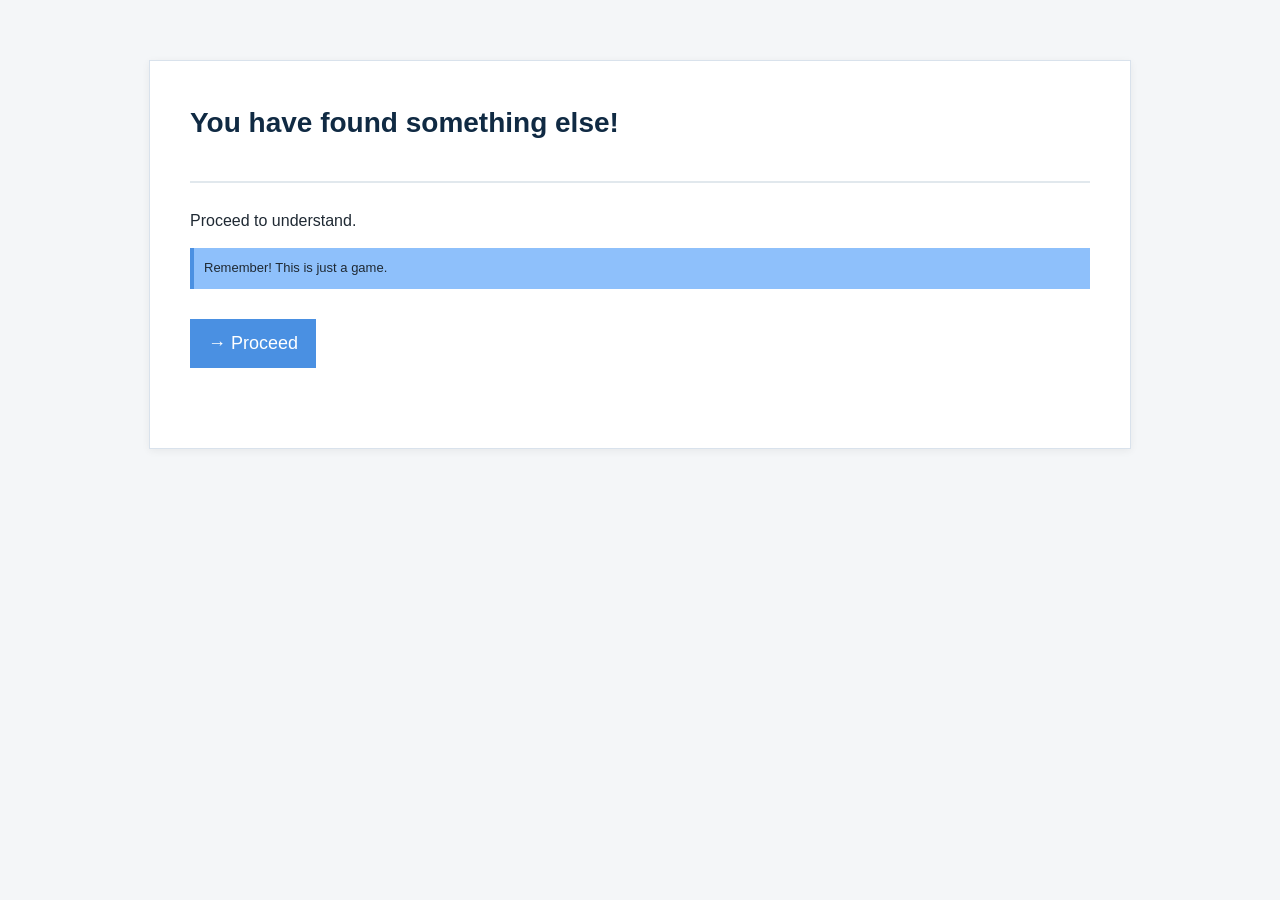
<file: index.html>
<!DOCTYPE html>
<html lang="en">
<head>
    <meta charset="UTF-8">
    <meta name="viewport" content="width=device-width, initial-scale=1.0">
    <title>Something Else...</title>
    <link rel="stylesheet" href="style.css">
</head>
<body>

<div class="container">

    <div class="header">
        <h1>You have found something else!</h1>
    </div>

    <div class="section">

        <p>
            Proceed to understand. 
        </p>

        <div class="warning">
            Remember! This is just a game.
        </div>

        <a class="button button-primary arrow-link" href="prelab.html">
            → Proceed
        </a>

    </div>

</div>

</body>
</html>
</file>
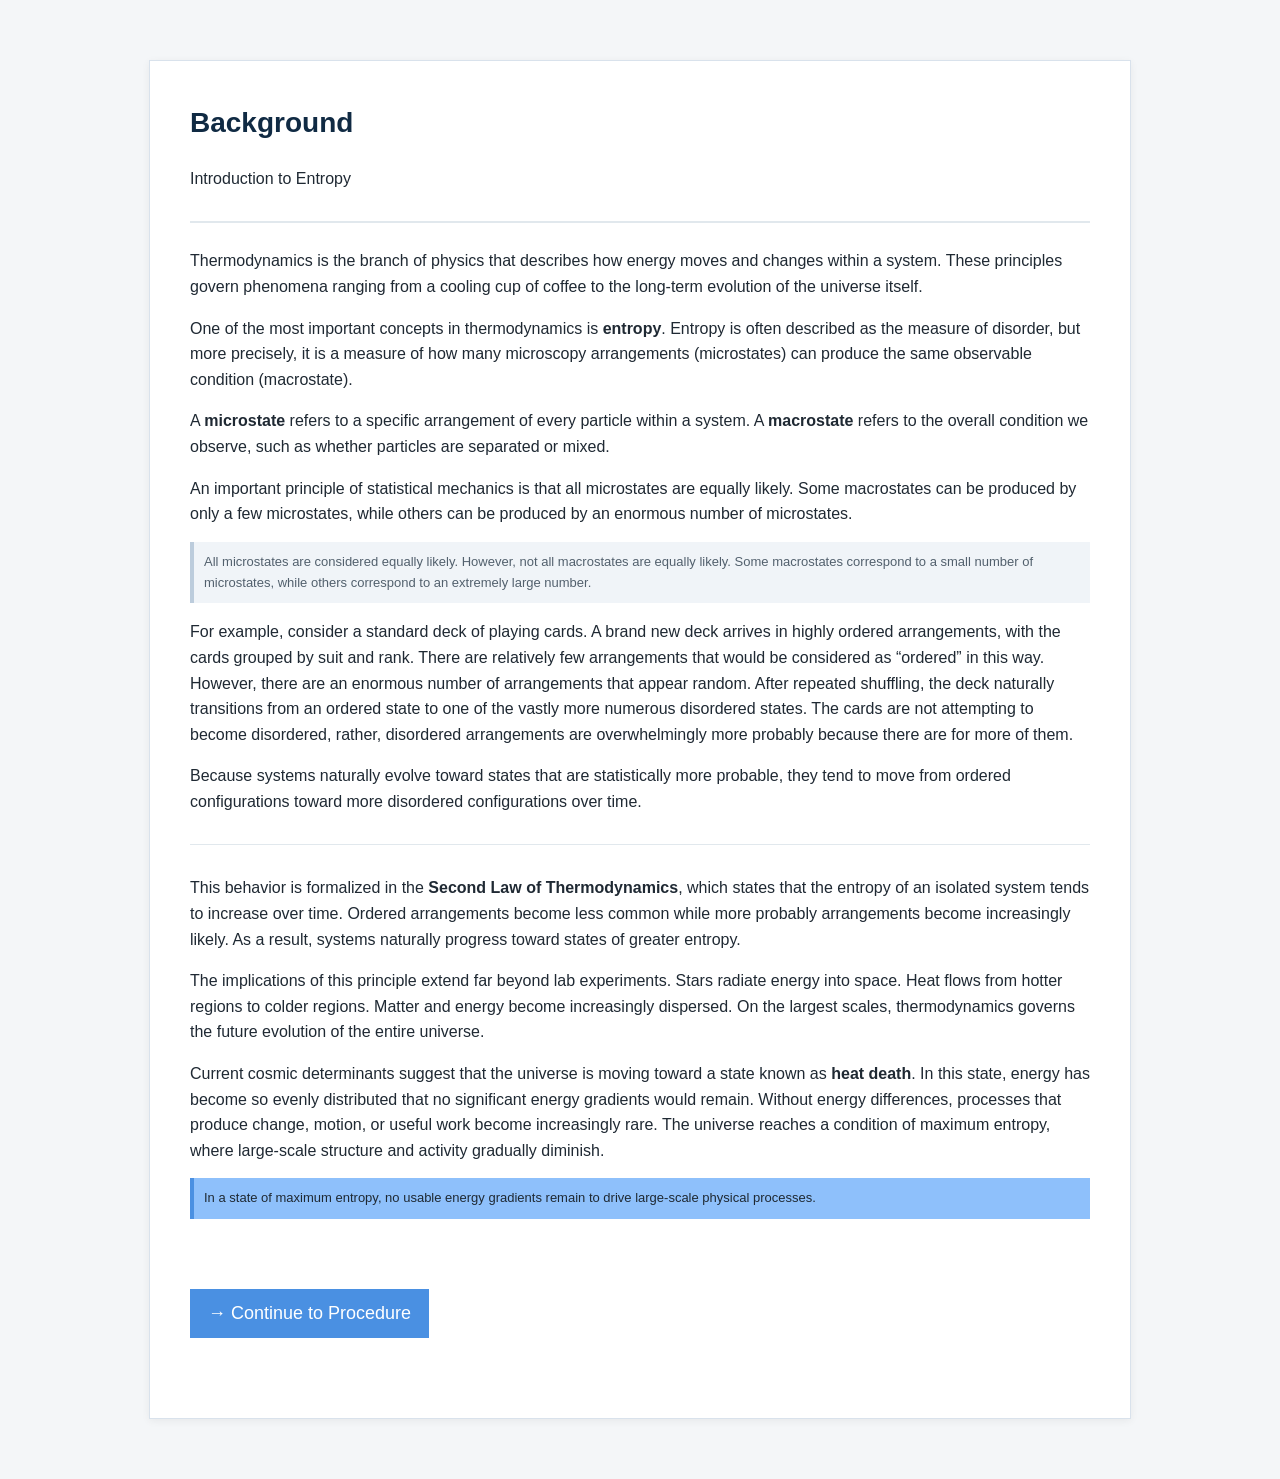
<file: background.html>
<!DOCTYPE html>
<html lang="en">
<head>
    <meta charset="UTF-8">
    <meta name="viewport" content="width=device-width, initial-scale=1.0">
    <title>Entropy Lab - Background</title>
    <link rel="stylesheet" href="style.css">
</head>
<body>

<div class="container">

    <div class="header">
        <h1>Background</h1>
        <p>Introduction to Entropy</p>
    </div>

    <div class="section">

        <p>
            Thermodynamics is the branch of physics that describes how energy moves and changes within a system. 
            These principles govern phenomena ranging from a cooling cup of coffee to the long-term evolution of the universe itself. 
        </p>

        <p>
            One of the most important concepts in thermodynamics is <strong>entropy</strong>.
           Entropy is often described as the measure of disorder, but more precisely, it is a measure of how many microscopy arrangements (microstates) can produce the same observable condition (macrostate). 
   </p>

        <p>
            A <strong>microstate</strong> refers to a specific arrangement of every particle within a system.
            A <strong>macrostate</strong> refers to the overall condition we observe, such as whether particles are separated or mixed. 
        </p>
        <p>
         An important principle of statistical mechanics is that all microstates are equally likely. 
            Some macrostates can be produced by only a few microstates, while others can be produced by an enormous number of microstates. 
 </p>

        <div class="note">
            All microstates are considered equally likely. However, not all macrostates are equally likely.
            Some macrostates correspond to a small number of microstates, while others correspond to an extremely large number.
        </div>

        <p>
            For example, consider a standard deck of playing cards. A brand new deck arrives in highly ordered arrangements, with the cards grouped by suit and rank. 
            There are relatively few arrangements that would be considered as “ordered” in this way. However, there are an enormous number of arrangements that appear random. 
            After repeated shuffling, the deck naturally transitions from an ordered state to one of the vastly more numerous disordered states. 
            The cards are not attempting to become disordered, rather, disordered arrangements are overwhelmingly more probably because there are for more of them.        
        </p>

        <p>
            Because systems naturally evolve toward states that are statistically more probable,
            they tend to move from ordered configurations toward more disordered configurations over time.
        </p>

        <div class="section-divider"></div>

        <p>
            This behavior is formalized in the <strong>Second Law of Thermodynamics</strong>, which states that the entropy of an isolated system tends to increase over time. 
            Ordered arrangements become less common while more probably arrangements become increasingly likely. 
            As a result, systems naturally progress toward states of greater entropy. 


        <p>
            The implications of this principle extend far beyond lab experiments. 
            Stars radiate energy into space. Heat flows from hotter regions to colder regions. 
            Matter and energy become increasingly dispersed. 
            On the largest scales, thermodynamics governs the future evolution of the entire universe. 
   </p>

        <p>
            Current cosmic determinants suggest that the universe is moving toward a state known as <strong>heat death</strong>. 
            In this state, energy has become so evenly distributed that no significant energy gradients would remain. 
            Without energy differences, processes that produce change, motion, or useful work become increasingly rare. 
            The universe reaches a condition of maximum entropy, where large-scale structure and activity gradually diminish. 

        </p>

        <div class="warning">
            In a state of maximum entropy, no usable energy gradients remain to drive large-scale physical processes.
        </div>

    </div>

    <div class="section">

        <a class="button button-primary arrow-link" href="procedure.html">
            → Continue to Procedure
        </a>

    </div>

</div>

</body>
</html>
</file>
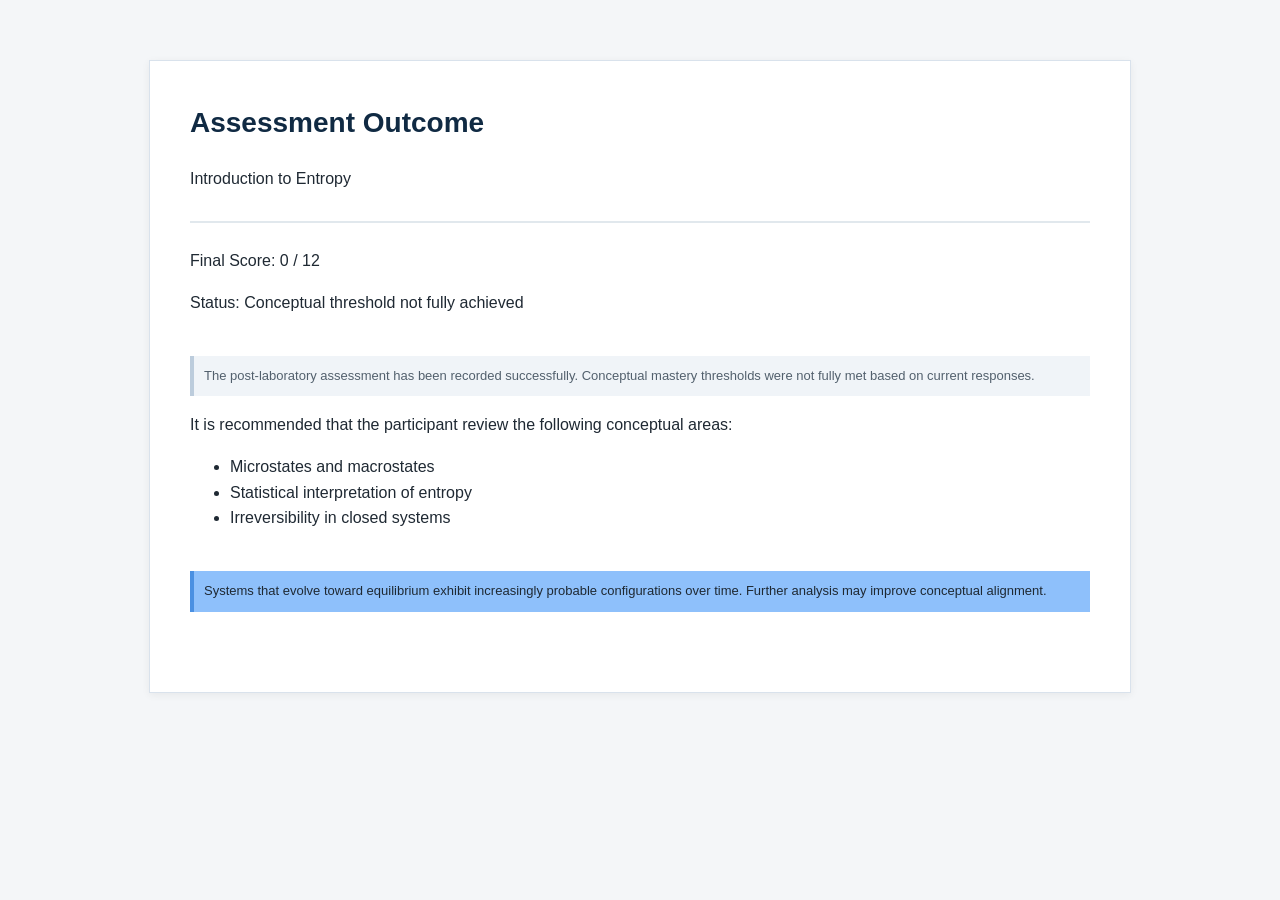
<file: failure.html>
<!DOCTYPE html>
<html lang="en">
<head>
    <meta charset="UTF-8">
    <meta name="viewport" content="width=device-width, initial-scale=1.0">
    <title>Assessment Outcome</title>
    <link rel="stylesheet" href="style.css">
</head>
<body>

<div class="container">

    <div class="header">
        <h1>Assessment Outcome</h1>
        <p>Introduction to Entropy</p>
    </div>

    <div class="section">

        <p id="scoreText">Processing results...</p>

        <p id="statusText"></p>

    </div>

    <div class="section note">

        The post-laboratory assessment has been recorded successfully.  
        Conceptual mastery thresholds were not fully met based on current responses.

    </div>

    <div class="section">

        <p>
            It is recommended that the participant review the following conceptual areas:
        </p>

        <ul>
            <li>Microstates and macrostates</li>
            <li>Statistical interpretation of entropy</li>
            <li>Irreversibility in closed systems</li>
        </ul>

    </div>

    <div class="section warning">

        Systems that evolve toward equilibrium exhibit increasingly probable configurations over time.
        Further analysis may improve conceptual alignment.

    </div>

</div>

<script>
function loadResult() {

    let score = sessionStorage.getItem("finalScore") || 0;

    document.getElementById("scoreText").innerText =
        "Final Score: " + score + " / 12";

    document.getElementById("statusText").innerText =
        "Status: Conceptual threshold not fully achieved";
}

loadResult();
</script>

</body>
</html>
</file>
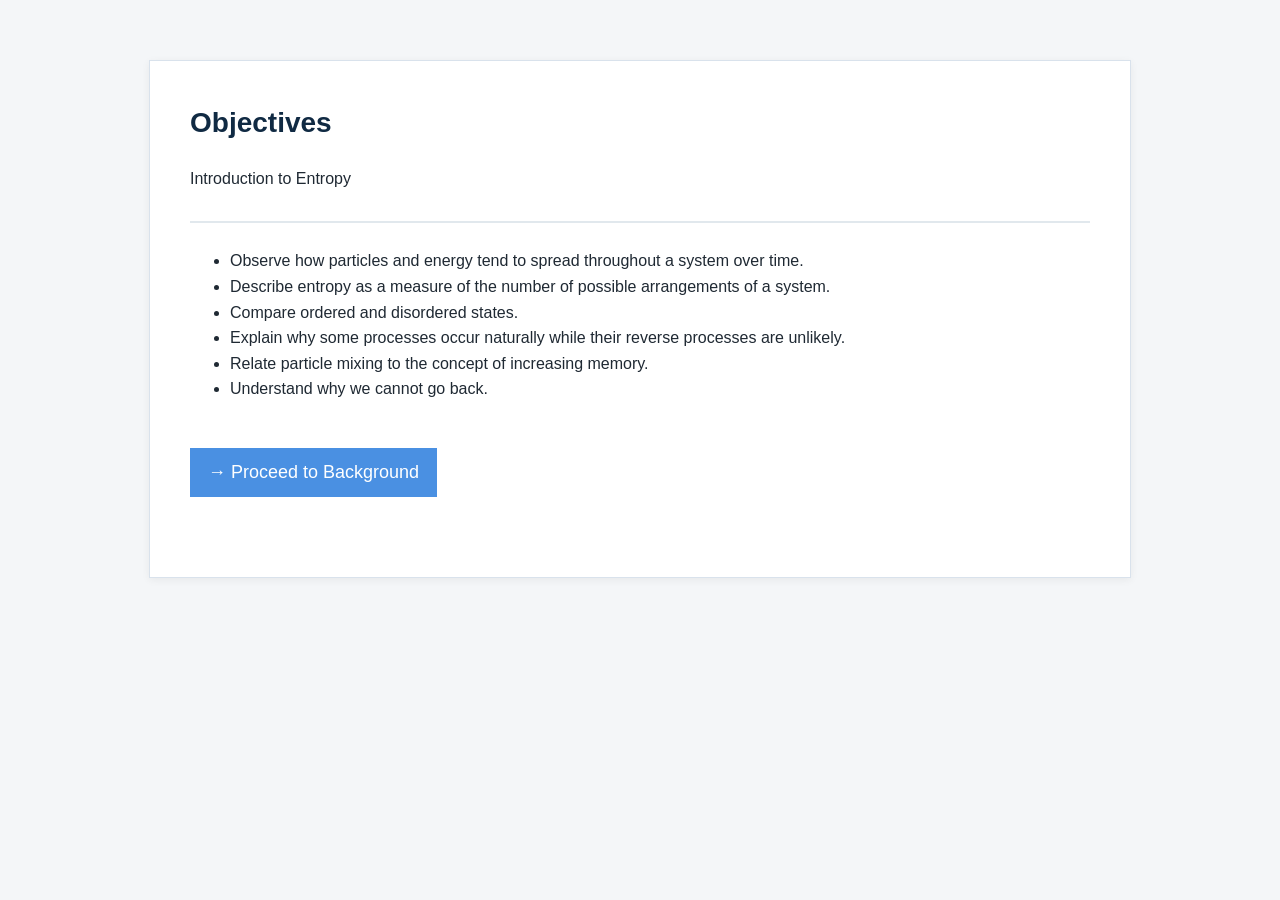
<file: objectives.html>
<!DOCTYPE html>
<html lang="en">
<head>
    <meta charset="UTF-8">
    <meta name="viewport" content="width=device-width, initial-scale=1.0">
    <title>Procedure</title>
    <link rel="stylesheet" href="style.css">
</head>
<body>

<div class="container">

    <div class="header">
        <h1>Objectives</h1>
        <p>Introduction to Entropy</p>
    </div>

    <div class="section">
<ul>
<li><span>Observe how particles and energy tend to spread throughout a system over time.</span></li>
<li><span>Describe entropy as a measure of the number of possible arrangements of a system.</span></li>
<li><span>Compare ordered and disordered states.</span></li>
<li><span>Explain why some processes occur naturally while their reverse processes are unlikely. </span></li>
<li><span>Relate particle mixing to the concept of increasing memory. </span></li>
<li><span>Understand why we cannot go back. </span></li>
</ul>
        

        <a class="button button-primary arrow-link" href="background.html">
            → Proceed to Background
        </a>

    </div>

</div>

</body>
</html>
</file>
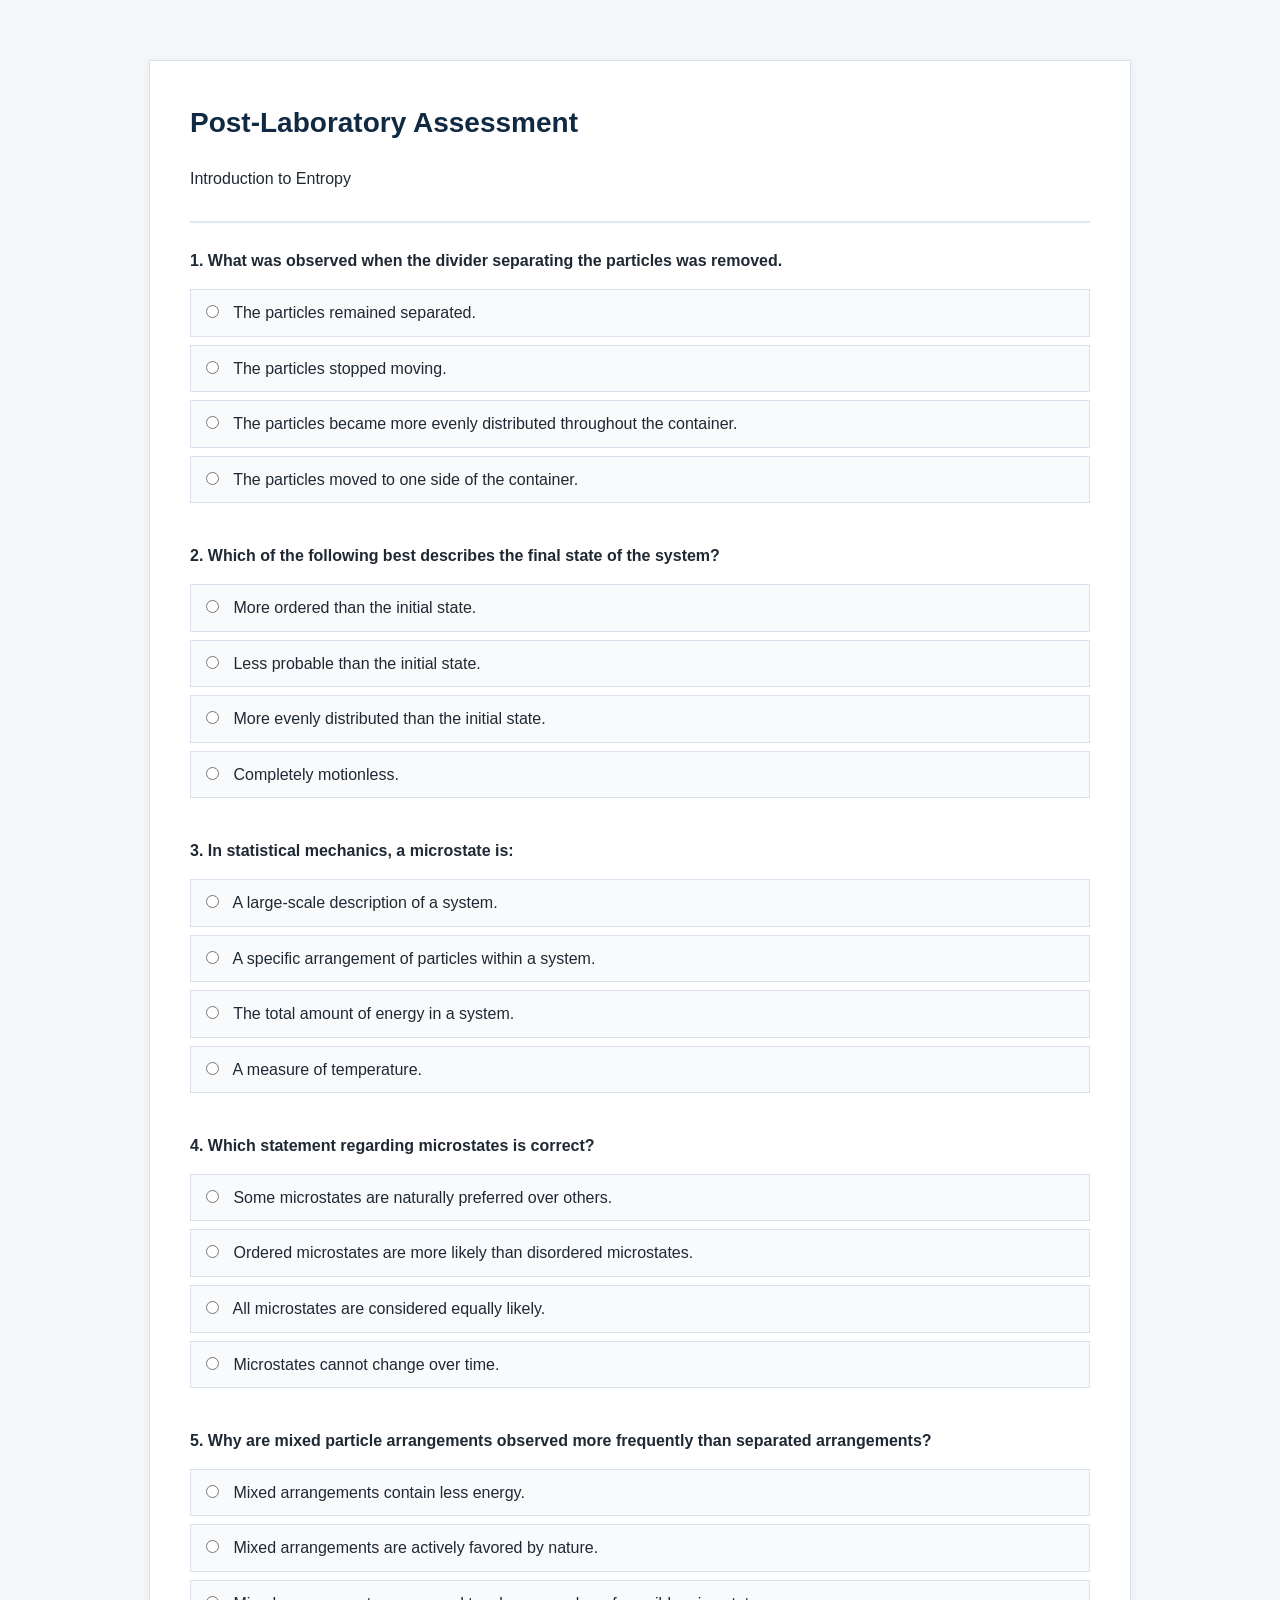
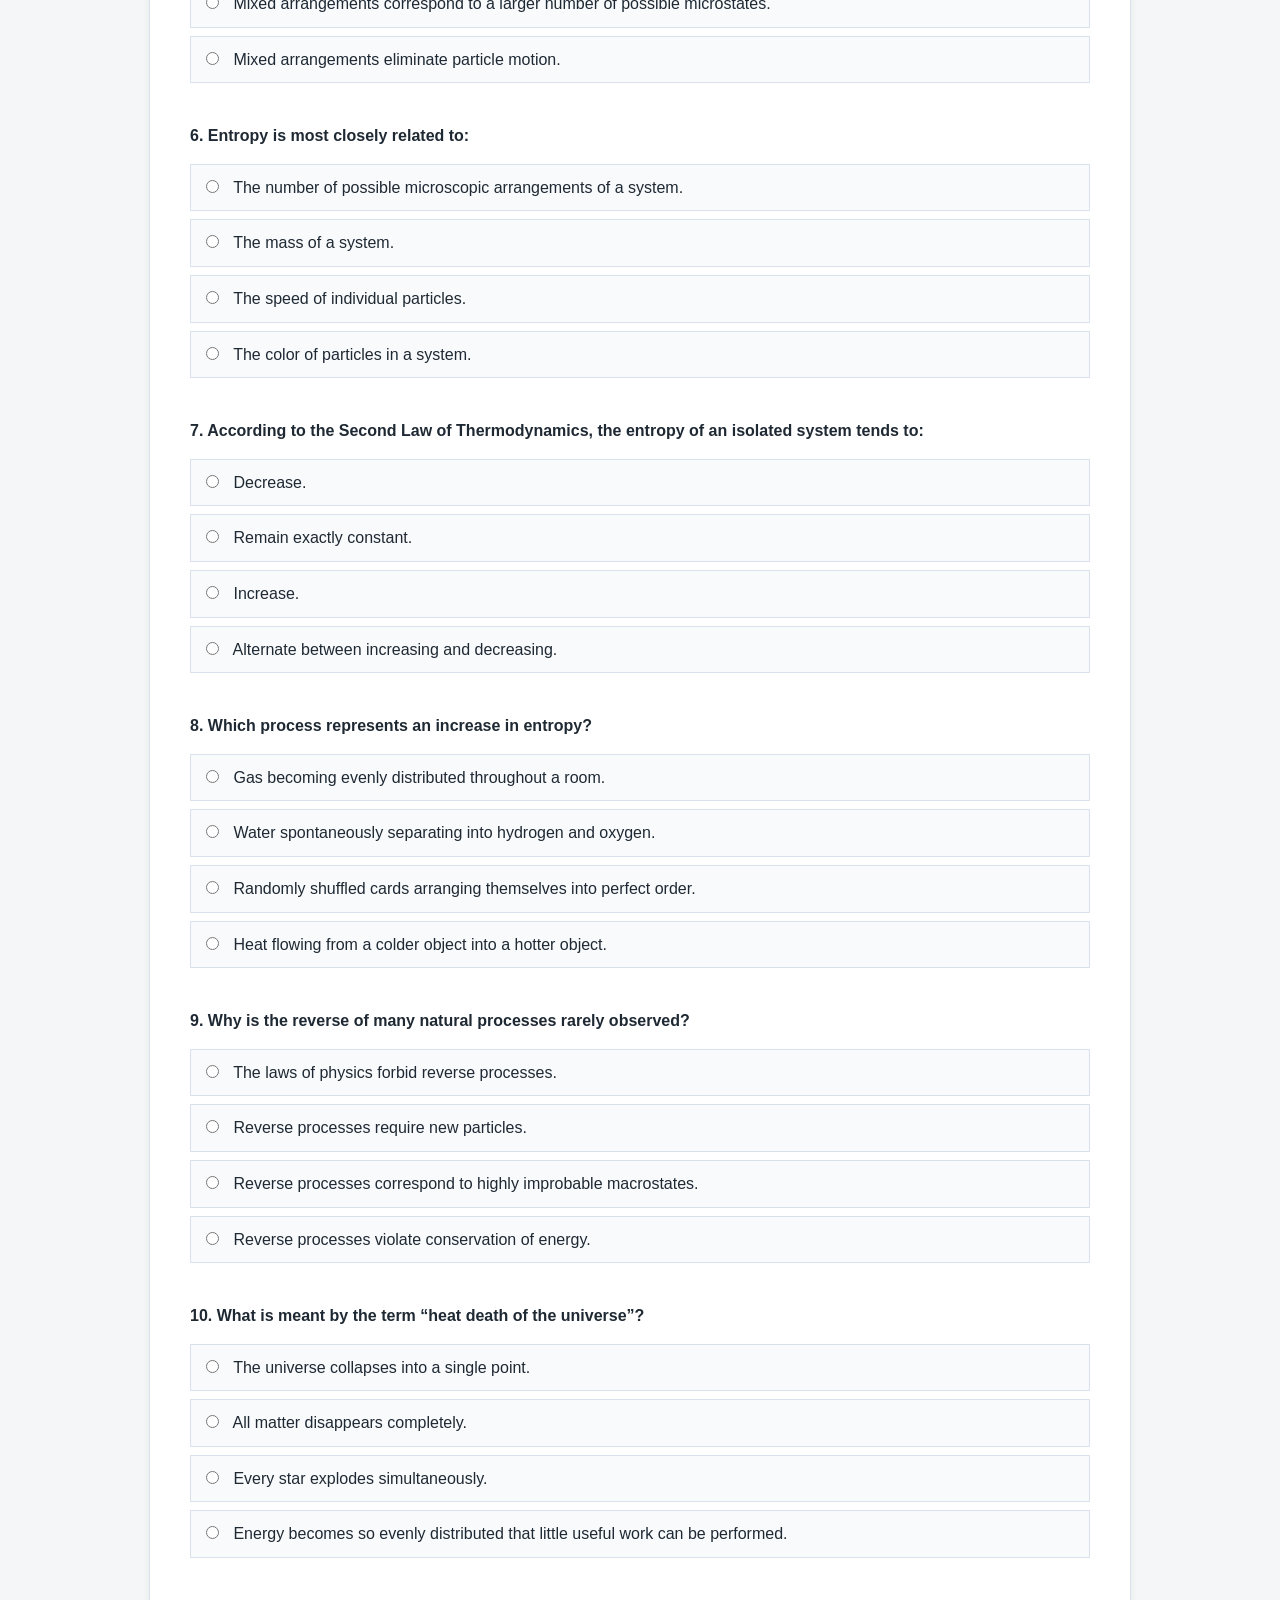
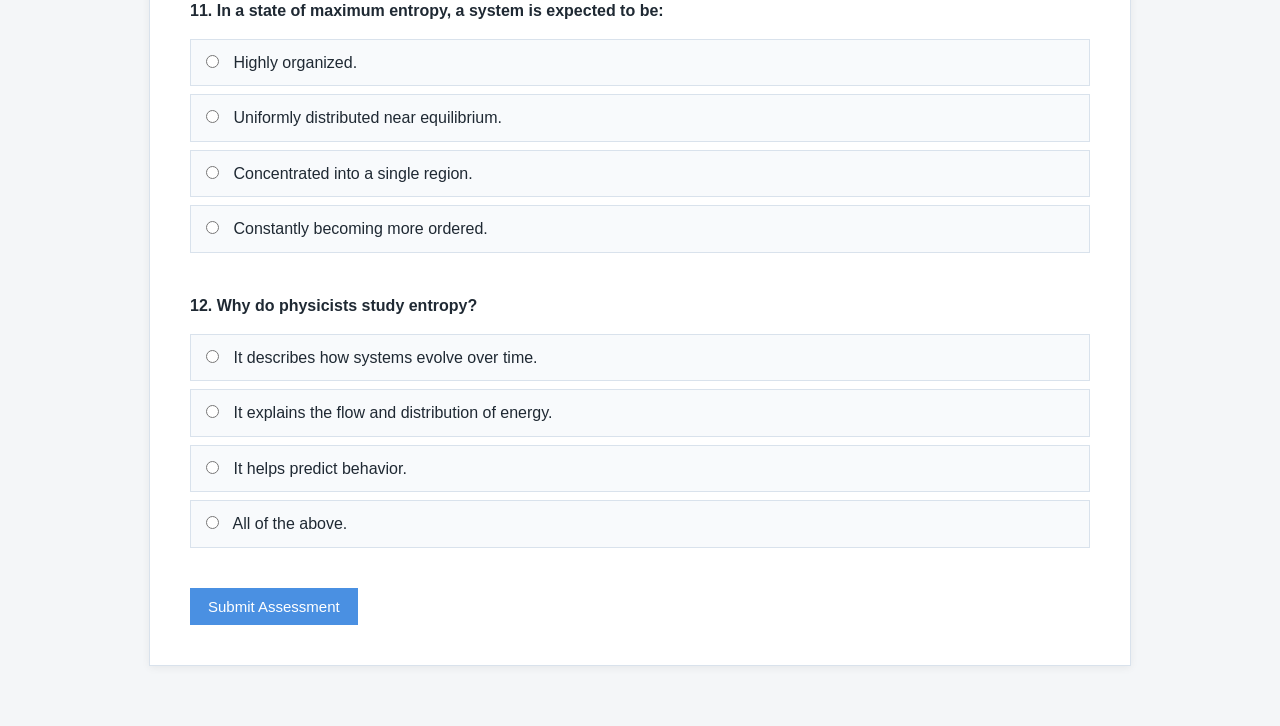
<file: postlab.html>
<!DOCTYPE html>
<html lang="en">
<head>
    <meta charset="UTF-8">
    <meta name="viewport" content="width=device-width, initial-scale=1.0">
    <title>Post-Lab Assessment</title>
    <link rel="stylesheet" href="style.css">
</head>
<body>

<div class="container">

    <div class="header">
        <h1>Post-Laboratory Assessment</h1>
        <p>Introduction to Entropy</p>
    </div>

    <div class="section">

        <p><strong>1. What was observed when the divider separating the particles was removed.</strong></p>
        <label><input type="radio" name="q1" value="A"> The particles remained separated.</label>
        <label><input type="radio" name="q1" value="B"> The particles stopped moving.</label>
        <label><input type="radio" name="q1" value="C"> The particles became more evenly distributed throughout the container.</label>
        <label><input type="radio" name="q1" value="D"> The particles moved to one side of the container.</label>

    </div>

    <div class="section">

        <p><strong>2. Which of the following best describes the final state of the system? </strong></p>
        <label><input type="radio" name="q2" value="A"> More ordered than the initial state.</label>
        <label><input type="radio" name="q2" value="B"> Less probable than the initial state.</label>
        <label><input type="radio" name="q2" value="C"> More evenly distributed than the initial state.</label>
        <label><input type="radio" name="q2" value="D"> Completely motionless.</label>

    </div>

    <div class="section">

        <p><strong>3. In statistical mechanics, a microstate is:</strong></p>
        <label><input type="radio" name="q3" value="A"> A large-scale description of a system.</label>
        <label><input type="radio" name="q3" value="B"> A specific arrangement of particles within a system.</label>
        <label><input type="radio" name="q3" value="C"> The total amount of energy in a system.</label>
        <label><input type="radio" name="q3" value="D"> A measure of temperature.</label>

    </div>

    <div class="section">

        <p><strong>4. Which statement regarding microstates is correct?</strong></p>
        <label><input type="radio" name="q4" value="A"> Some microstates are naturally preferred over others.</label>
        <label><input type="radio" name="q4" value="B"> Ordered microstates are more likely than disordered microstates.</label>
        <label><input type="radio" name="q4" value="C"> All microstates are considered equally likely.</label>
        <label><input type="radio" name="q4" value="D"> Microstates cannot change over time.</label>

    </div>

    <div class="section">

        <p><strong>5. Why are mixed particle arrangements observed more frequently than separated arrangements?</strong></p>
        <label><input type="radio" name="q5" value="A"> Mixed arrangements contain less energy.</label>
        <label><input type="radio" name="q5" value="B"> Mixed arrangements are actively favored by nature.</label>
        <label><input type="radio" name="q5" value="C"> Mixed arrangements correspond to a larger number of possible microstates.</label>
        <label><input type="radio" name="q5" value="D"> Mixed arrangements eliminate particle motion.</label>

    </div>

     <div class="section">

        <p><strong>6. Entropy is most closely related to: </strong></p>
        <label><input type="radio" name="q6" value="A"> The number of possible microscopic arrangements of a system.</label>
        <label><input type="radio" name="q6" value="B"> The mass of a system.</label>
        <label><input type="radio" name="q6" value="C"> The speed of individual particles.</label>
        <label><input type="radio" name="q6" value="D"> The color of particles in a system.</label>

    </div>

     <div class="section">

        <p><strong>7. According to the Second Law of Thermodynamics, the entropy of an isolated system tends to: </strong></p>
        <label><input type="radio" name="q7" value="A"> Decrease.</label>
        <label><input type="radio" name="q7" value="B"> Remain exactly constant.</label>
        <label><input type="radio" name="q7" value="C"> Increase.</label>
        <label><input type="radio" name="q7" value="D"> Alternate between increasing and decreasing.</label>

    </div>

     <div class="section">

        <p><strong>8. Which process represents an increase in entropy?</strong></p>
        <label><input type="radio" name="q8" value="A"> Gas becoming evenly distributed throughout a room.</label>
        <label><input type="radio" name="q8" value="B"> Water spontaneously separating into hydrogen and oxygen.</label>
        <label><input type="radio" name="q8" value="C"> Randomly shuffled cards arranging themselves into perfect order.</label>
        <label><input type="radio" name="q8" value="D"> Heat flowing from a colder object into a hotter object.</label>

    </div>

     <div class="section">

        <p><strong>9. Why is the reverse of many natural processes rarely observed?</strong></p>
        <label><input type="radio" name="q9" value="A"> The laws of physics forbid reverse processes.</label>
        <label><input type="radio" name="q9" value="B"> Reverse processes require new particles.</label>
        <label><input type="radio" name="q9" value="C"> Reverse processes correspond to highly improbable macrostates.</label>
        <label><input type="radio" name="q9" value="D"> Reverse processes violate conservation of energy.</label>

    </div>

     <div class="section">

        <p><strong>10. What is meant by the term “heat death of the universe”?</strong></p>
        <label><input type="radio" name="q10" value="A"> The universe collapses into a single point.</label>
        <label><input type="radio" name="q10" value="B"> All matter disappears completely. </label>
        <label><input type="radio" name="q10" value="C"> Every star explodes simultaneously.</label>
        <label><input type="radio" name="q10" value="D"> Energy becomes so evenly distributed that little useful work can be performed. </label>

    </div>

     <div class="section">

        <p><strong>11. In a state of maximum entropy, a system is expected to be:</strong></p>
        <label><input type="radio" name="q11" value="A"> Highly organized.</label>
        <label><input type="radio" name="q11" value="B"> Uniformly distributed near equilibrium.</label>
        <label><input type="radio" name="q11" value="C"> Concentrated into a single region.</label>
        <label><input type="radio" name="q11" value="D"> Constantly becoming more ordered.</label>

    </div>

     <div class="section">

        <p><strong>12. Why do physicists study entropy?</strong></p>
        <label><input type="radio" name="q12" value="A"> It describes how systems evolve over time.</label>
        <label><input type="radio" name="q12" value="B"> It explains the flow and distribution of energy.</label>
        <label><input type="radio" name="q12" value="C"> It helps predict behavior.</label>
        <label><input type="radio" name="q12" value="D"> All of the above.</label>

    </div>

    <button class="button button-primary" onclick="submitPostlab()">
        Submit Assessment
    </button>

</div>

<script>
function submitPostlab() {

    for (let i = 1; i <= 12; i++) {
        let ans = document.querySelector(`input[name="q${i}"]:checked`);
        sessionStorage.setItem(`post_q${i}`, ans ? ans.value : "null");
    }

    window.location.href = "postlabresults.html";
}
</script>

</body>
</html>
</file>
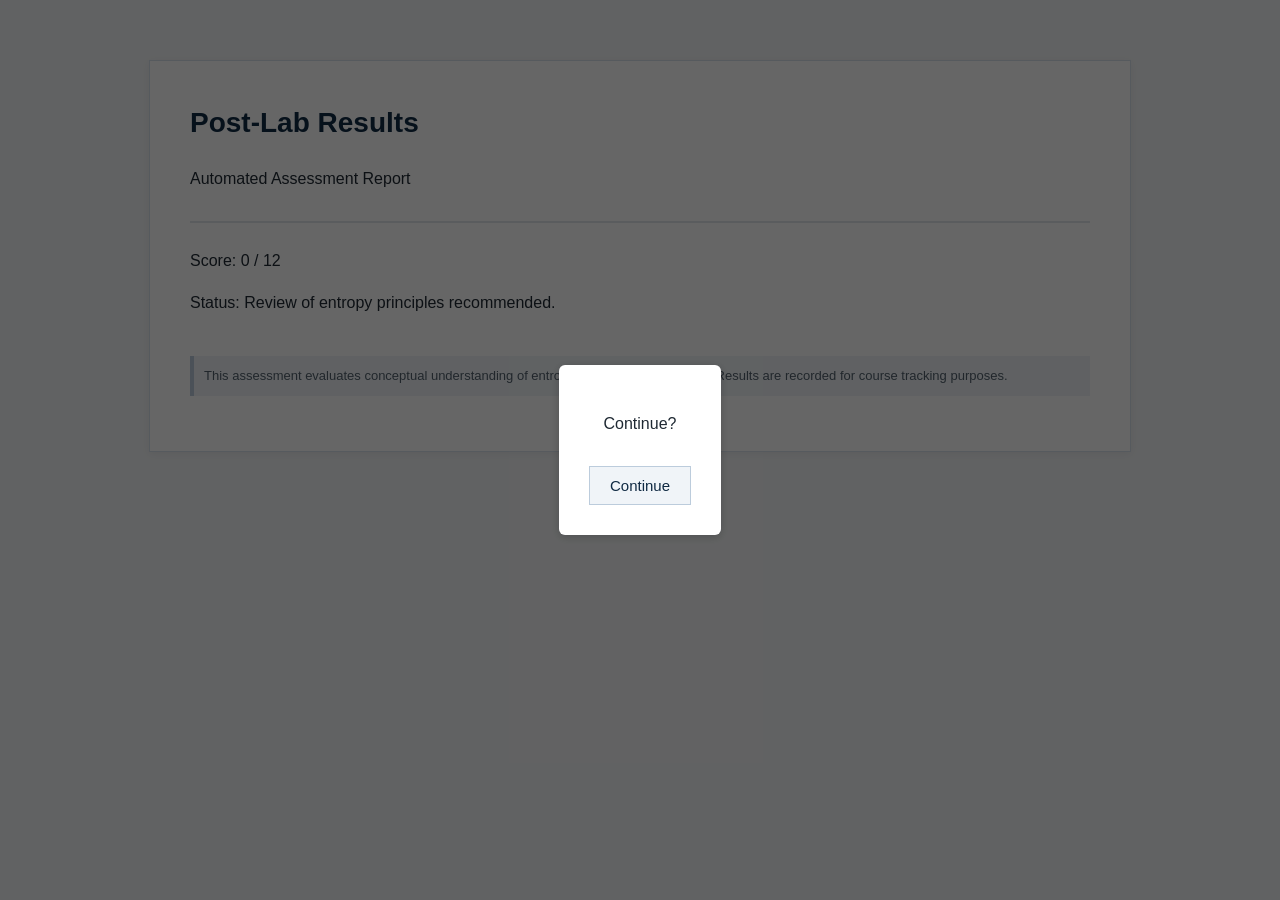
<file: postlabresults.html>
<!DOCTYPE html>
<html lang="en">
<head>
    <meta charset="UTF-8">
    <meta name="viewport" content="width=device-width, initial-scale=1.0">
    <title>Post-Lab Results</title>
    <link rel="stylesheet" href="style.css">
</head>
    <style>
.popup {
    position: fixed;
    top: 0;
    left: 0;
    width: 100%;
    height: 100%;
    background: rgba(0,0,0,0.6);
    display: flex;
    justify-content: center;
    align-items: center;
}

.popup-box {
    background: white;
    padding: 30px;
    border-radius: 6px;
    text-align: center;
    box-shadow: 0 2px 10px rgba(0,0,0,0.2);
}

.hidden {
    display: none;
}

.popup-box button {
    margin-top: 15px;
    padding: 10px 20px;
    cursor: pointer;
}</style>
<body>

<div class="container">

    <div class="header">
        <h1>Post-Lab Results</h1>
        <p>Automated Assessment Report</p>
    </div>

    <div class="section">
        <p id="scoreText">Calculating results...</p>
        <p id="statusText"></p>
    </div>

    <div class="note">
        This assessment evaluates conceptual understanding of entropy and statistical systems.
        Results are recorded for course tracking purposes.
    </div>

   
<div id="popup" class="popup hidden">
    <div class="popup-box">
        <p>Continue?</p>

        <button onclick="proceed()">Continue</button>
    </div>
</div>
    
</div>

<script>
let passed = false;

function gradePostlab() {

    const key = {
        post_q1: "C",
        post_q2: "C",
        post_q3: "B",
        post_q4: "C",
        post_q5: "C",
        post_q6: "A",
        post_q7: "C",
        post_q8: "A",
        post_q9: "C",
        post_q10: "D",
        post_q11: "B",
        post_q12: "D",
    };

    let score = 0;

    for (let q in key) {
        let val = sessionStorage.getItem(q);
        if (val === key[q]) score++;
    }

    passed = score >= 7;

    document.getElementById("scoreText").innerText =
        `Score: ${score} / 12`;

    document.getElementById("statusText").innerText =
        passed
            ? "Status: Conceptual understanding achieved."
            : "Status: Review of entropy principles recommended.";

    sessionStorage.setItem("finalScore", score);

    // show popup AFTER grading
    document.getElementById("popup").classList.remove("hidden");
}

function proceed() {
    if (passed) {
        window.location.href = "https://telepathyfordummies.github.io/TOO_9LOSE/";
    } else {
        window.location.href = "failure.html";
    }
}

gradePostlab();
</script>

</body>
</html>
</file>
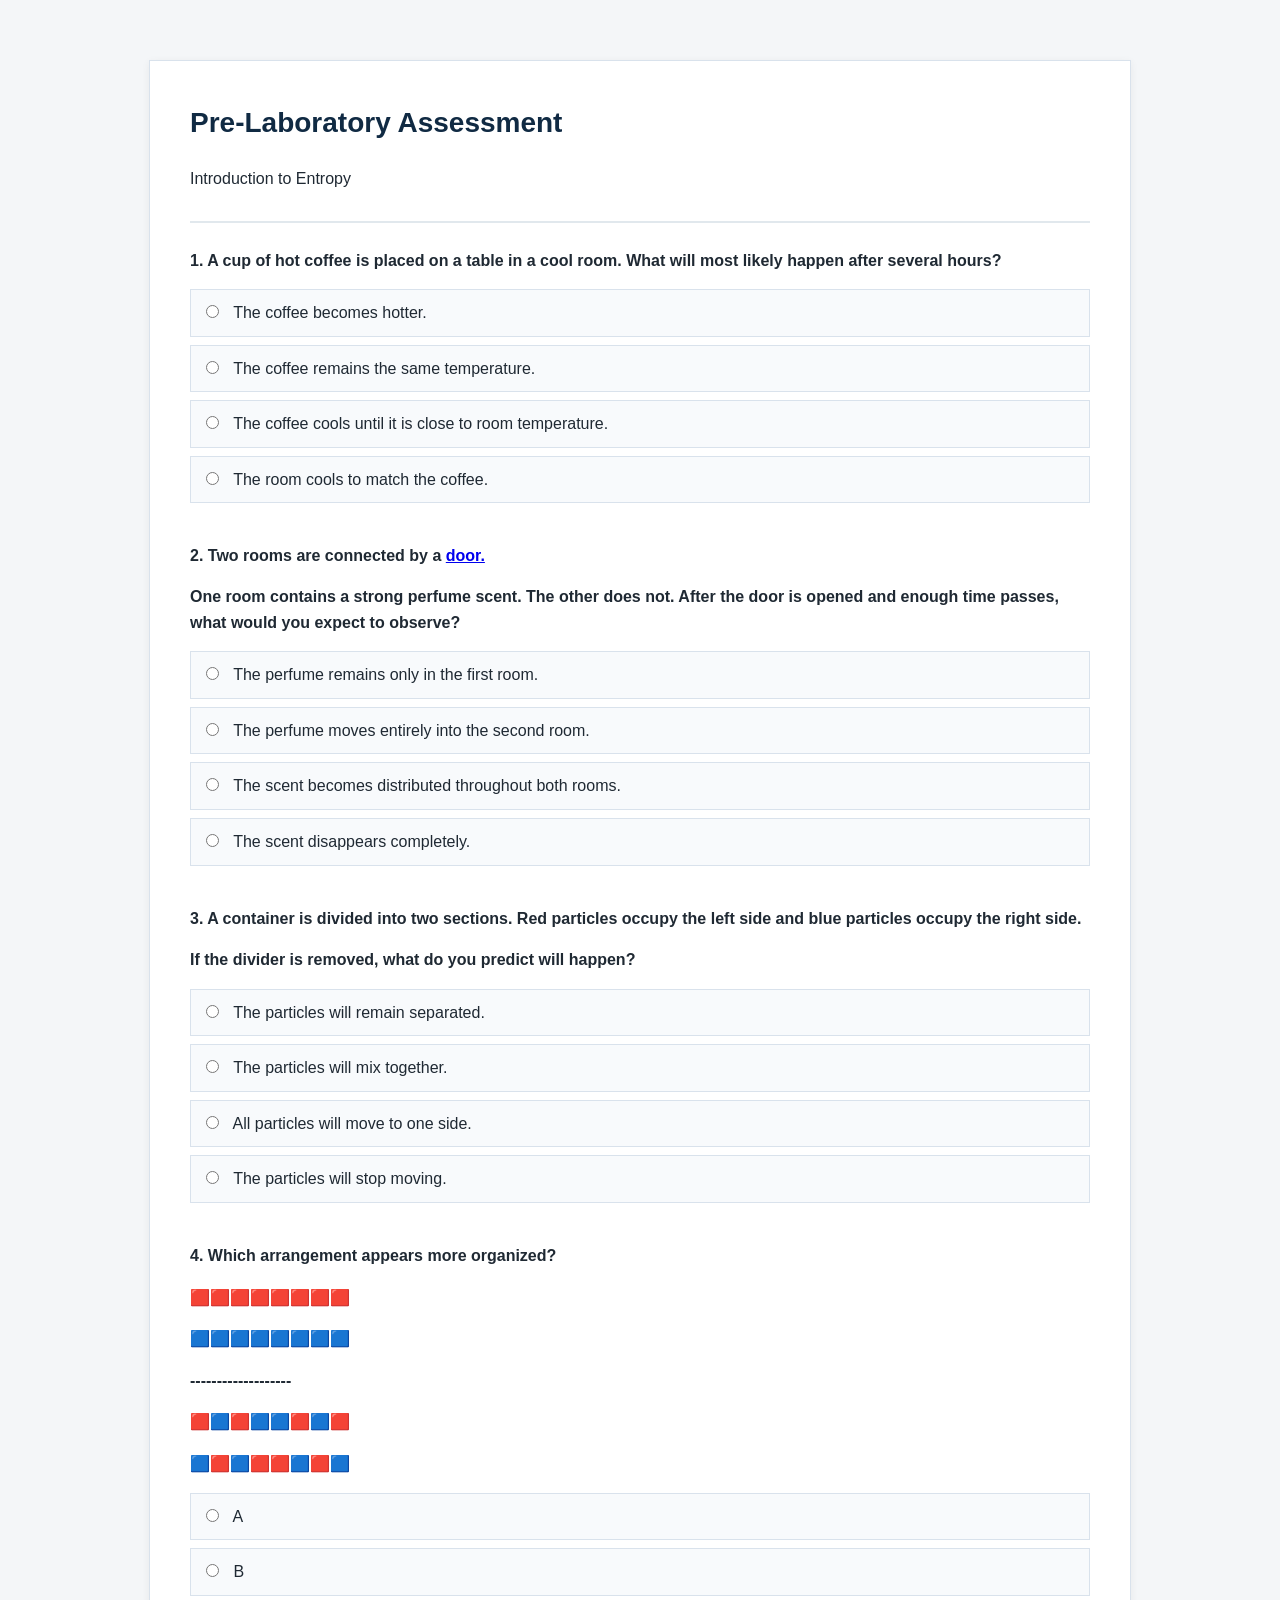
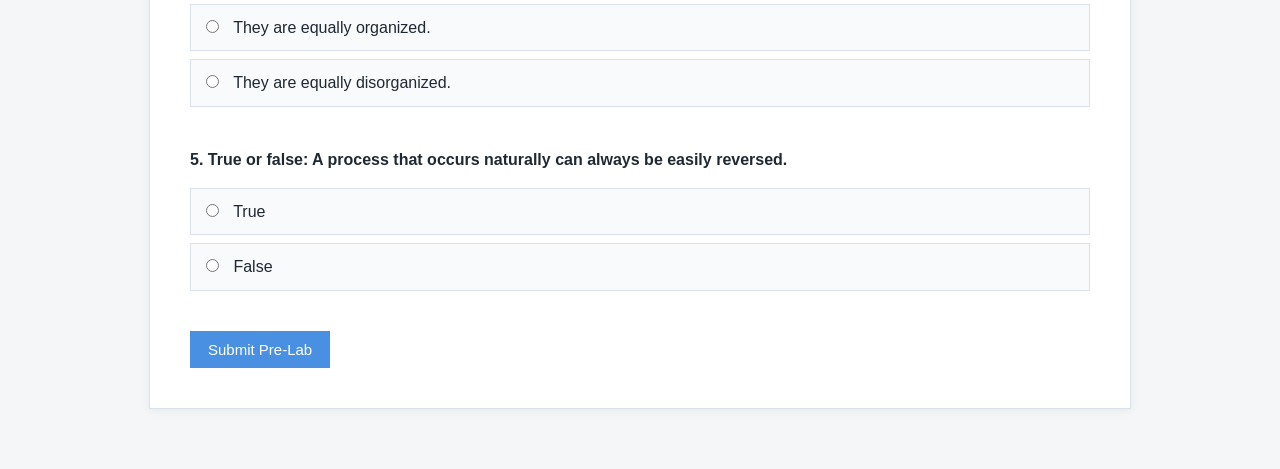
<file: prelab.html>
<!DOCTYPE html>
<html lang="en">
<head>
    <meta charset="UTF-8">
    <meta name="viewport" content="width=device-width, initial-scale=1.0">
    <title>Pre-Lab Assessment</title>
    <link rel="stylesheet" href="style.css">
</head>
<body>

<div class="container">

    <div class="header">
        <h1>Pre-Laboratory Assessment</h1>
        <p>Introduction to Entropy</p>
    </div>

    <!-- QUESTION 1 -->
    <div class="section">
        <p><strong>1. A cup of hot coffee is placed on a table in a cool room. 
What will most likely happen after several hours?
</strong></p>

        <label><input type="radio" name="q1" value="A"> The coffee becomes hotter.</label>
        <label><input type="radio" name="q1" value="B"> The coffee remains the same temperature.</label>
        <label><input type="radio" name="q1" value="C"> The coffee cools until it is close to room temperature.</label>
        <label><input type="radio" name="q1" value="D"> The room cools to match the coffee.</label>
    </div>

    <!-- QUESTION 2 -->
    <div class="section">
        <p><strong>2. Two rooms are connected by a <a href="https://telepathyfordummies.github.io/doorsopen/">door.</a></strong></p> 
<strong>One room contains a strong perfume scent. The other does not. 
After the door is opened and enough time passes, what would you expect to observe? 
</strong></p>

        <label><input type="radio" name="q2" value="A"> The perfume remains only in the first room.</label>
        <label><input type="radio" name="q2" value="B"> The perfume moves entirely into the second room. </label>
        <label><input type="radio" name="q2" value="C"> The scent becomes distributed throughout both rooms.</label>
        <label><input type="radio" name="q2" value="D"> The scent disappears completely. </label>
    </div>

    <!-- QUESTION 3 -->
    <div class="section">
        <p><strong>3. A container is divided into two sections. Red particles occupy the left side and blue particles occupy the right side.</strong></p> 
<p><strong>If the divider is removed, what do you predict will happen? </strong></p>
</p>

        <label><input type="radio" name="q3" value="A"> The particles will remain separated.</label>
        <label><input type="radio" name="q3" value="B"> The particles will mix together.</label>
        <label><input type="radio" name="q3" value="C"> All particles will move to one side.</label>
        <label><input type="radio" name="q3" value="D"> The particles will stop moving.</label>
    </div>

    <!-- QUESTION 4 -->
    <div class="section">
        <p><strong>4. Which arrangement appears more organized? 
<p></p>
<p>🟥🟥🟥🟥🟥🟥🟥🟥</p>
<p>🟦🟦🟦🟦🟦🟦🟦🟦</p>
<p>-------------------</p>
<p>🟥🟦🟥🟦🟦🟥🟦🟥</p>
<p>🟦🟥🟦🟥🟥🟦🟥🟦</p>

</strong></p>

        <label><input type="radio" name="q4" value="A"> A</label>
        <label><input type="radio" name="q4" value="B"> B</label>
        <label><input type="radio" name="q4" value="C"> They are equally organized.</label>
        <label><input type="radio" name="q4" value="D"> They are equally disorganized.</label>
    </div>

    <!-- QUESTION 5 -->
    <div class="section">
        <p><strong>5. True or false: A process that occurs naturally can always be easily reversed.</strong></p>

        <label><input type="radio" name="q5" value="A"> True</label>
        <label><input type="radio" name="q5" value="B"> False</label>
    </div>

    <button class="button button-primary" onclick="submitPrelab()">
        Submit Pre-Lab
    </button>

</div>

<script>
function submitPrelab() {

    // store answers
    for (let i = 1; i <= 5; i++) {
        let answer = document.querySelector(`input[name="q${i}"]:checked`);
        sessionStorage.setItem(`q${i}`, answer ? answer.value : "null");
    }

    window.location.href = "prelabresults.html";
}
</script>

</body>
</html>
</file>
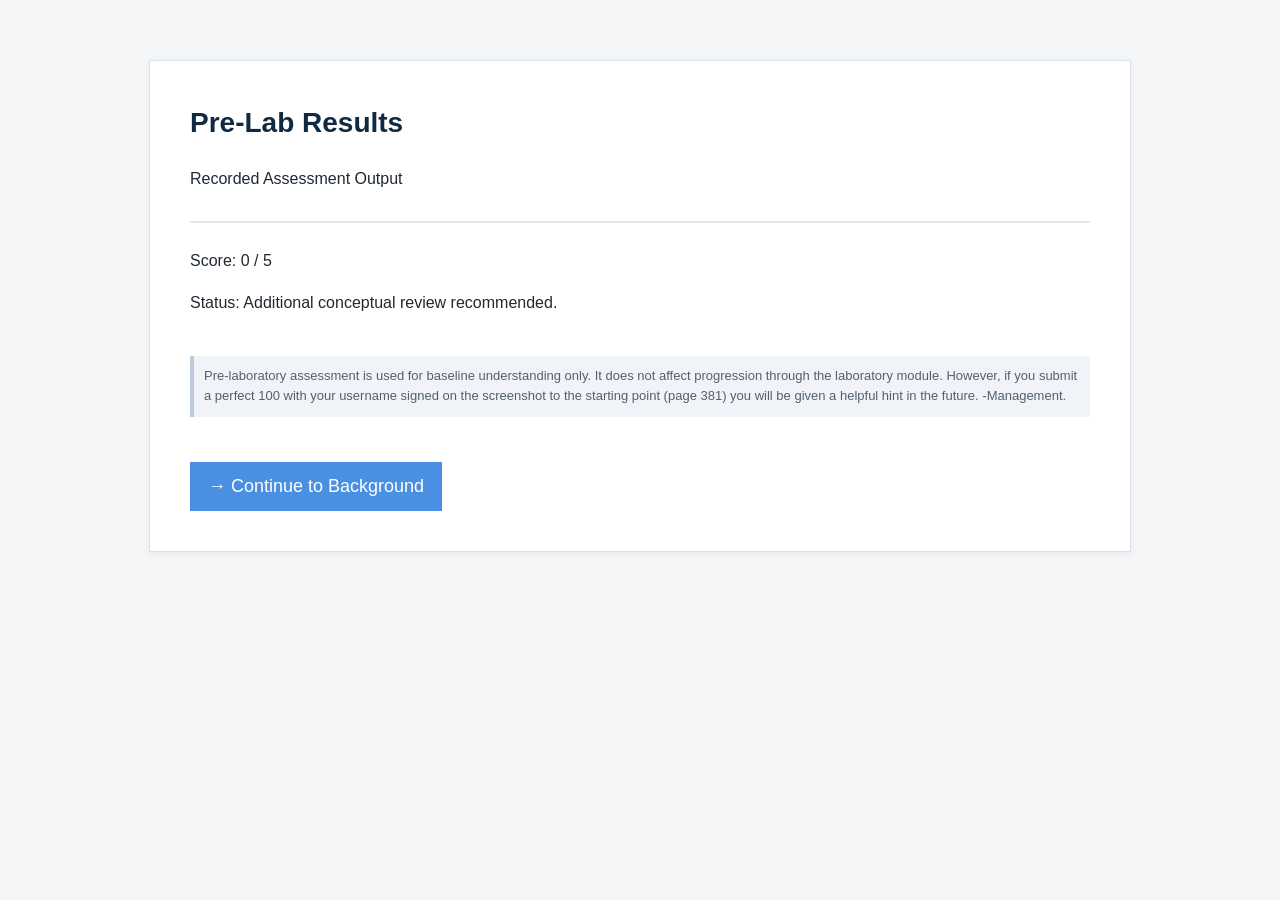
<file: prelabresults.html>
<!DOCTYPE html>
<html lang="en">
<head>
    <meta charset="UTF-8">
    <meta name="viewport" content="width=device-width, initial-scale=1.0">
    <title>Pre-Lab Results</title>
    <link rel="stylesheet" href="style.css">
</head>
<body>

<div class="container">

    <div class="header">
        <h1>Pre-Lab Results</h1>
        <p>Recorded Assessment Output</p>
    </div>

    <div class="section">
        <p id="scoreText">Calculating results...</p>
        <p id="statusText"></p>
    </div>

    <div class="section note">
        Pre-laboratory assessment is used for baseline understanding only.  
        It does not affect progression through the laboratory module. However,  if you submit a perfect 100 with your username signed on the screenshot to the starting point (page 381) you will be given a helpful hint in the future. -Management. 

    </div>

    <a id="continueLink" class="button button-primary arrow-link" href="objectives.html">
        → Continue to Background
    </a>

</div>

<script>
function gradePrelab() {

    let answers = {
        q1: sessionStorage.getItem("q1"),
        q2: sessionStorage.getItem("q2"),
        q3: sessionStorage.getItem("q3"),
        q4: sessionStorage.getItem("q4"),
        q5: sessionStorage.getItem("q5")
    };

    // correct answers
    let key = {
        q1: "C",
        q2: "C",
        q3: "B",
        q4: "A",
        q5: "B"
    };

    let score = 0;

    for (let q in key) {
        if (answers[q] === key[q]) {
            score++;
        }
    }

    document.getElementById("scoreText").innerText =
        `Score: ${score} / 5`;

    if (score >= 3) {
        document.getElementById("statusText").innerText =
            "Status: Satisfactory understanding recorded.";
    } else {
        document.getElementById("statusText").innerText =
            "Status: Additional conceptual review recommended.";
    }
}

gradePrelab();
</script>

</body>
</html>
</file>
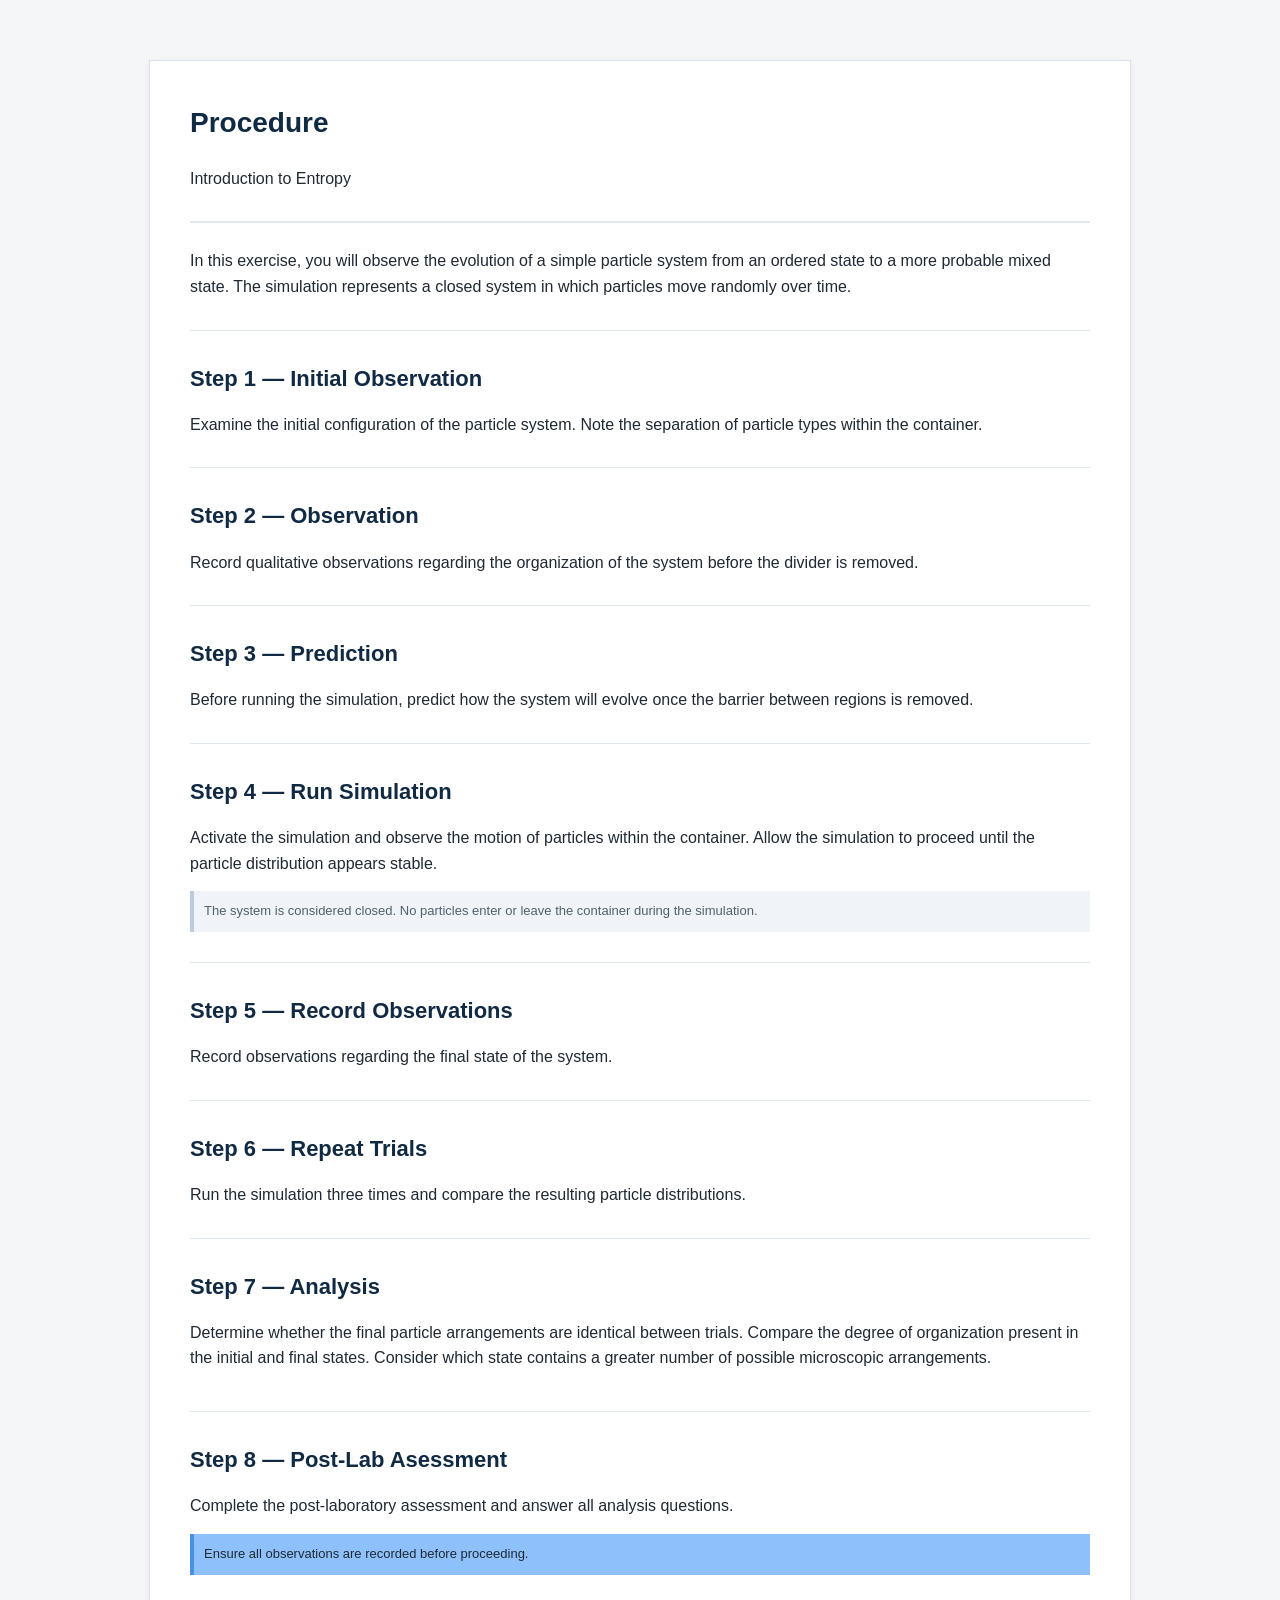
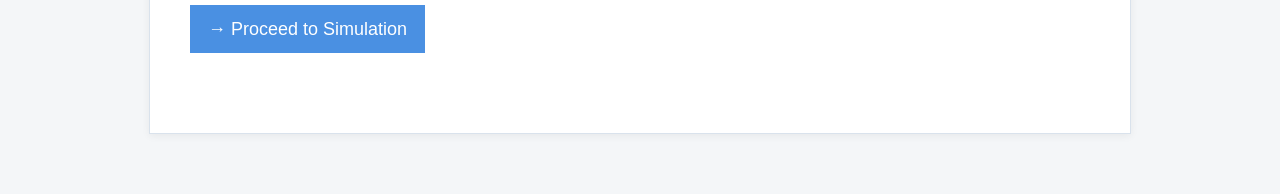
<file: procedure.html>
<!DOCTYPE html>
<html lang="en">
<head>
    <meta charset="UTF-8">
    <meta name="viewport" content="width=device-width, initial-scale=1.0">
    <title>Procedure</title>
    <link rel="stylesheet" href="style.css">
</head>
<body>

<div class="container">

    <div class="header">
        <h1>Procedure</h1>
        <p>Introduction to Entropy</p>
    </div>

    <div class="section">

        <p>
            In this exercise, you will observe the evolution of a simple particle system from an ordered state to a more probable mixed state.
            The simulation represents a closed system in which particles move randomly over time.
        </p>

        <div class="section-divider"></div>

        <h2>Step 1 — Initial Observation</h2>
        <p>
            Examine the initial configuration of the particle system. Note the separation of particle types within the container.
        </p>

         <div class="section-divider"></div>

        <h2>Step 2 — Observation</h2>
        <p>
            Record qualitative observations regarding the organization of the system before the divider is removed.

        </p>


        <div class="section-divider"></div>

        <h2>Step 3 — Prediction</h2>
        <p>
            Before running the simulation, predict how the system will evolve once the barrier between regions is removed.
        </p>

        <div class="section-divider"></div>

        <h2>Step 4 — Run Simulation</h2>
        <p>
           Activate the simulation and observe the motion of particles within the container. 
Allow the simulation to proceed until the particle distribution appears stable. 
        </p>

        <div class="note">
            The system is considered closed. No particles enter or leave the container during the simulation.
        </div>

         <div class="section-divider"></div>

        <h2>Step 5 — Record Observations</h2>
        <p>
            Record observations regarding the final state of the system. 
        </p>

        <div class="section-divider"></div>

        <h2>Step 6 — Repeat Trials</h2>
        <p>
            Run the simulation three times and compare the resulting particle distributions.
        </p>

        <div class="section-divider"></div>

        <h2>Step 7 — Analysis</h2>
        <p>
            Determine whether the final particle arrangements are identical between trials.
Compare the degree of organization present in the initial and final states. Consider which state contains a greater number of possible microscopic arrangements.

        </p>

    </div>
     <div class="section-divider"></div>

        <h2>Step 8 — Post-Lab Asessment</h2>
        <p>
            Complete the post-laboratory assessment and answer all analysis questions. 
        </p>

    <div class="section">

        <div class="warning">
            Ensure all observations are recorded before proceeding.
        </div>

        <a class="button button-primary arrow-link" href="simulation.html">
            → Proceed to Simulation
        </a>

    </div>

</div>

</body>
</html>
</file>
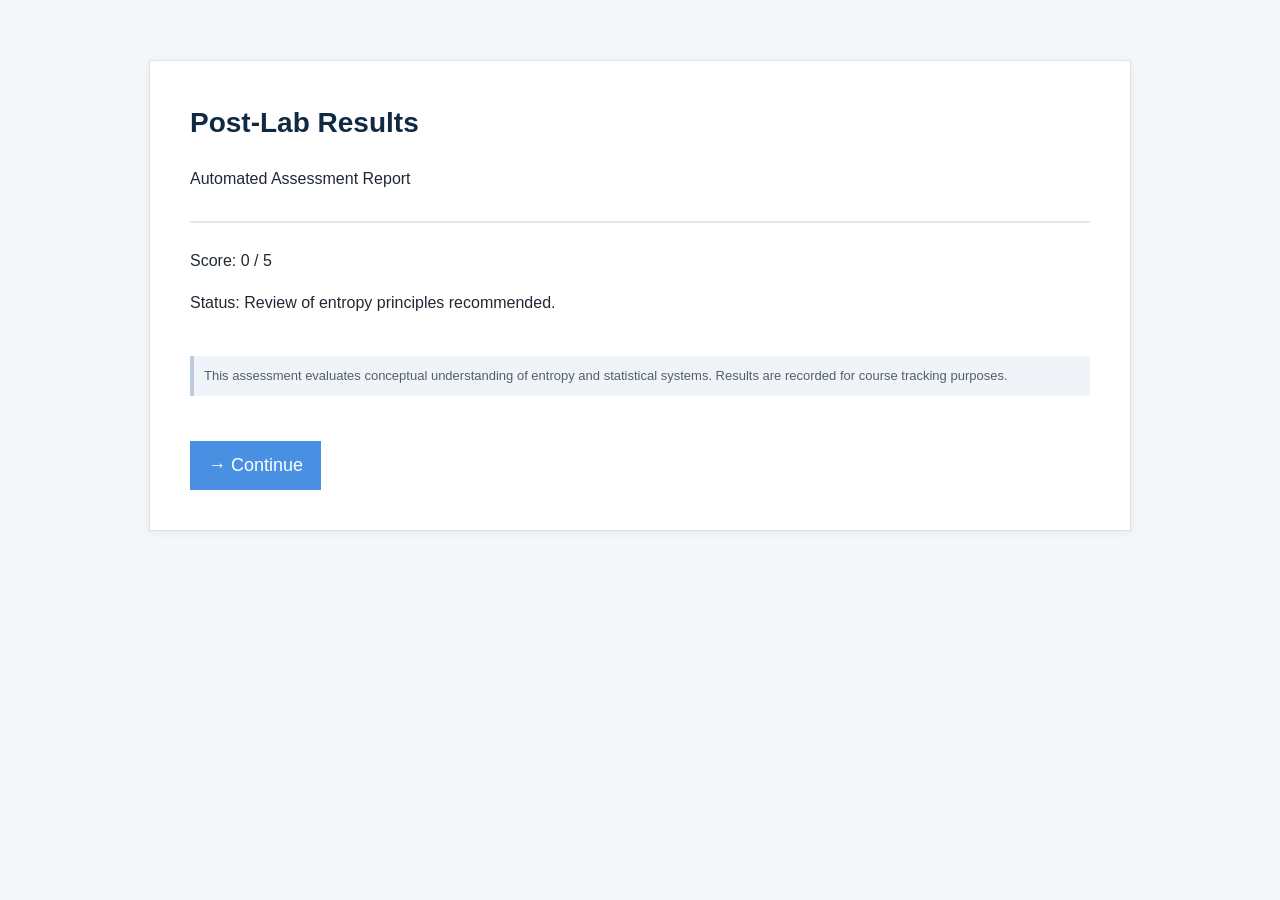
<file: results.html>
<!DOCTYPE html>
<html lang="en">
<head>
    <meta charset="UTF-8">
    <meta name="viewport" content="width=device-width, initial-scale=1.0">
    <title>Post-Lab Results</title>
    <link rel="stylesheet" href="style.css">
</head>
<body>

<div class="container">

    <div class="header">
        <h1>Post-Lab Results</h1>
        <p>Automated Assessment Report</p>
    </div>

    <div class="section">
        <p id="scoreText">Calculating results...</p>
        <p id="statusText"></p>
    </div>

    <div class="note">
        This assessment evaluates conceptual understanding of entropy and statistical systems.
        Results are recorded for course tracking purposes.
    </div>

    <a id="continueBtn" class="button button-primary arrow-link" href="results.html">
        → Continue
    </a>

</div>

<script>
function gradePostlab() {

    const key = {
        post_q1: "B",
        post_q2: "C",
        post_q3: "C",
        post_q4: "C",
        post_q5: "B"
    };

    let score = 0;

    for (let q in key) {
        let val = sessionStorage.getItem(q);
        if (val === key[q]) score++;
    }

    document.getElementById("scoreText").innerText =
        `Score: ${score} / 5`;

    if (score >= 3) {
        document.getElementById("statusText").innerText =
            "Status: Conceptual understanding achieved.";
    } else {
        document.getElementById("statusText").innerText =
            "Status: Review of entropy principles recommended.";
    }

    // store final score for results page
    sessionStorage.setItem("finalScore", score);
}

gradePostlab();
</script>

</body>
</html>
</file>
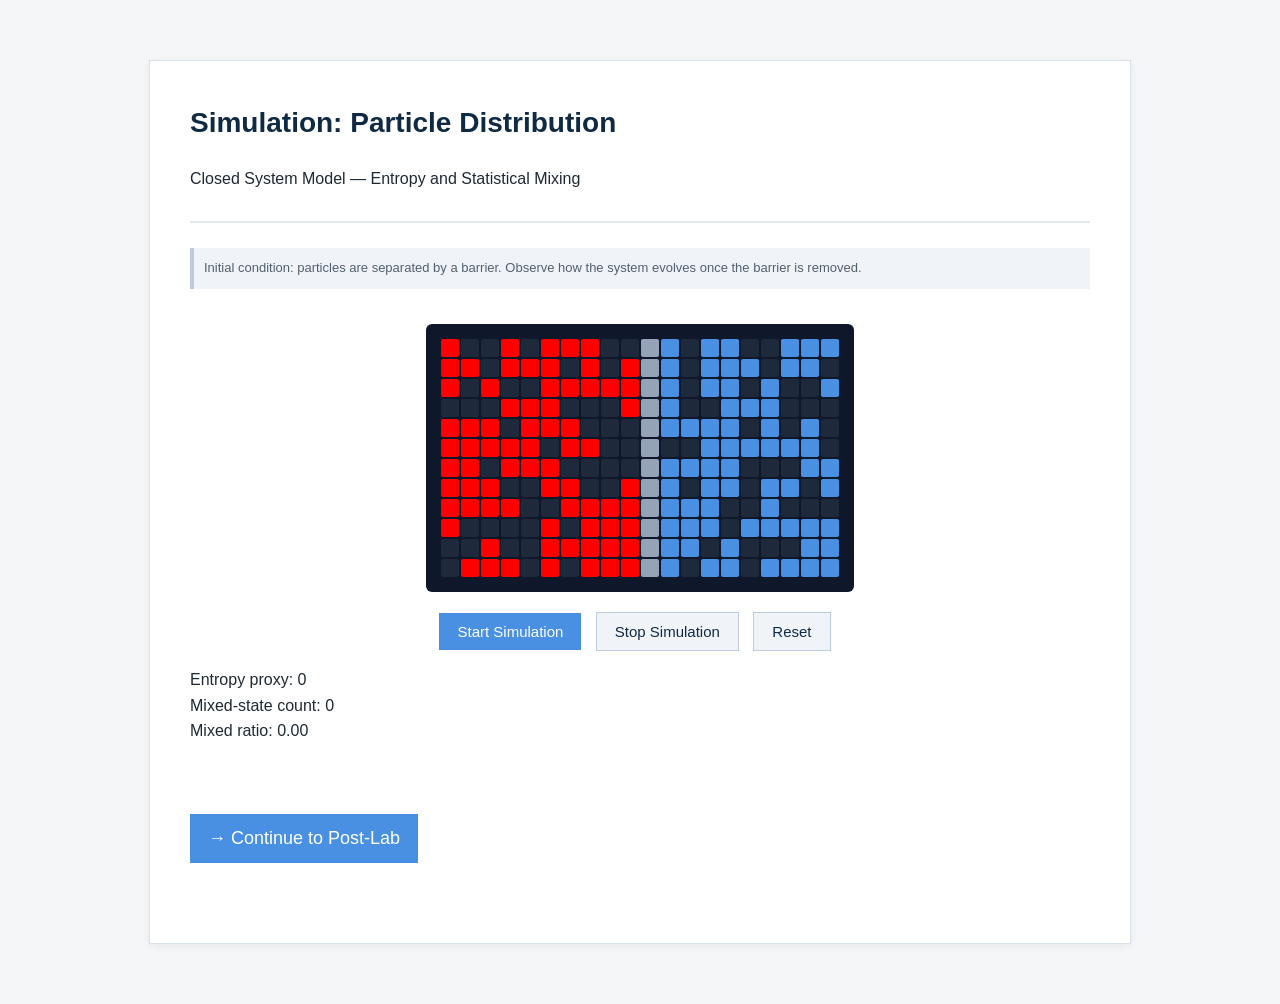
<file: simulation.html>
<!DOCTYPE html>
<html lang="en">
<head>
<meta charset="UTF-8">
<meta name="viewport" content="width=device-width, initial-scale=1.0">
<title>Entropy Simulation</title>
<link rel="stylesheet" href="style.css">

<style>
/* Simulation-specific styling */
.sim-wrapper {
    display: grid;
    grid-template-columns: 1fr;
    justify-items: center;
}

.grid {
    display: grid;
    grid-template-columns: repeat(20, 18px);
    grid-template-rows: repeat(12, 18px);
    gap: 2px;
    margin-top: 20px;
    background: #0f172a;
    padding: 15px;
    border-radius: 6px;
}

.cell {
    width: 18px;
    height: 18px;
    border-radius: 2px;
    background: #1e293b;
}

.red {
    background: #ff0000;
}

.blue {
    background: #4a90e2;
}

.barrier {
    background: #94a3b8;
}

.controls {
    margin-top: 20px;
}

.controls button {
    margin-right: 10px;
}
</style>

</head>

<body>

<div class="container">

    <div class="header">
        <h1>Simulation: Particle Distribution</h1>
        <p>Closed System Model — Entropy and Statistical Mixing</p>
    </div>

    <div class="section note">
        Initial condition: particles are separated by a barrier.
        Observe how the system evolves once the barrier is removed.
    </div>

    <div class="sim-wrapper">

        <div id="grid" class="grid"></div>

        <div class="controls">
            <button class="button button-primary" onclick="startSim()">Start Simulation</button>
            <button class="button" onclick="stopSim()">Stop Simulation</button>
            <button class="button" onclick="resetSim()">Reset</button>
        </div>

    </div>

    <div class="section">
        <p id="entropyDisplay">Entropy proxy: 0</p>
    </div>

    <div class="section">
        <a class="button button-primary arrow-link" href="postlab.html">
            → Continue to Post-Lab
        </a>
    </div>

</div>

<script>
const rows = 12;
const cols = 20;

let grid = [];
let running = false;
let interval;

// create grid
function initGrid() {

    grid = [];
    const container = document.getElementById("grid");
    container.innerHTML = "";

    for (let r = 0; r < rows; r++) {
        grid[r] = [];

        for (let c = 0; c < cols; c++) {

            let cell = document.createElement("div");
            cell.classList.add("cell");

            // left side = red particles
            if (c < cols / 2 && Math.random() < 0.6) {
                cell.classList.add("red");
                grid[r][c] = "R";
            }
            // right side = blue particles
            else if (c >= cols / 2 && Math.random() < 0.6) {
                cell.classList.add("blue");
                grid[r][c] = "B";
            }
            else {
                grid[r][c] = "";
            }

            container.appendChild(cell);
        }
    }

    addBarrier();
}

// barrier line
function addBarrier() {
    const cells = document.querySelectorAll(".cell");

    for (let r = 0; r < rows; r++) {
        let idx = r * cols + Math.floor(cols / 2);
        cells[idx].classList.add("barrier");
    }
}

// remove barrier
function removeBarrier() {
    const cells = document.querySelectorAll(".cell");

    for (let r = 0; r < rows; r++) {
        let idx = r * cols + Math.floor(cols / 2);
        cells[idx].classList.remove("barrier");
    }
}

// simulate mixing
function step() {

    let newGrid = JSON.parse(JSON.stringify(grid));

    for (let r = 0; r < rows; r++) {
        for (let c = 0; c < cols; c++) {

            if (grid[r][c] === "") continue;

            let dirs = [
                [1,0], [-1,0], [0,1], [0,-1]
            ];

            let [dr, dc] = dirs[Math.floor(Math.random() * dirs.length)];

            let nr = r + dr;
            let nc = c + dc;

            if (
                nr >= 0 && nr < rows &&
                nc >= 0 && nc < cols &&
                newGrid[nr][nc] === ""
            ) {
                newGrid[nr][nc] = grid[r][c];
                newGrid[r][c] = "";
            }
        }
    }

    grid = newGrid;
    render();
    updateMetrics();
}

// draw grid
function render() {

    const cells = document.querySelectorAll(".cell");
    let i = 0;

    for (let r = 0; r < rows; r++) {
        for (let c = 0; c < cols; c++) {

            cells[i].className = "cell";

            if (grid[r][c] === "R") cells[i].classList.add("red");
            if (grid[r][c] === "B") cells[i].classList.add("blue");

            i++;
        }
    }
}

// UPDATED METRICS (entropy + mixing)
function updateMetrics() {

    let leftCorrect = 0;
    let rightCorrect = 0;
    let mixed = 0;

    for (let r = 0; r < rows; r++) {
        for (let c = 0; c < cols; c++) {

            let val = grid[r][c];

            if (val === "R") {
                if (c < cols / 2) leftCorrect++;
                else mixed++;
            }

            if (val === "B") {
                if (c >= cols / 2) rightCorrect++;
                else mixed++;
            }
        }
    }

    let entropyProxy = mixed;
    let mixedRatio = mixed / (rows * cols);

    const display = document.getElementById("entropyDisplay");

    display.innerHTML =
        "Entropy proxy: " + entropyProxy +
        "<br>Mixed-state count: " + mixed +
        "<br>Mixed ratio: " + mixedRatio.toFixed(2);
}

// start sim
function startSim() {

    if (!running) {
        removeBarrier();
        running = true;
        interval = setInterval(step, 35);
    }
}

 // stop sim
    function stopSim() {
    clearInterval(interval);
    running = false;
}
    
// reset sim
function resetSim() {
    clearInterval(interval);
    running = false;
    initGrid();
    updateMetrics();
}

// init
initGrid();
updateMetrics();
</script>

</body>
</html>
</file>
<file: style.css>
/* =========================
   BASE STYLE STUFF
========================= */

body {
    margin: 0;
    padding: 0;
    font-family: "Helvetica Neue", Arial, sans-serif;
    background-color: #f4f6f8;
    color: #1f2933;
    line-height: 1.6;
}

/* Centered page container like lab modules */
.container {
    max-width: 900px;
    margin: 60px auto;
    padding: 40px;
    background: #ffffff;
    border: 1px solid #d9e2ec;
    box-shadow: 0 2px 8px rgba(0, 0, 0, 0.06);
}

/* =========================
   TYPOGRAPHY SHIT
========================= */

h1, h2, h3 {
    font-weight: 600;
    color: #102a43;
    margin-top: 0;
}

h1 {
    font-size: 28px;
    margin-bottom: 20px;
}

h2 {
    font-size: 22px;
    margin-bottom: 15px;
}

p {
    margin-bottom: 15px;
}

/* “lab manual” header feel */
.header {
    border-bottom: 2px solid #e1e8ed;
    padding-bottom: 15px;
    margin-bottom: 25px;
}

/* =========================
   BUTTONS!!
========================= */

button, .button {
    display: inline-block;
    padding: 10px 18px;
    font-size: 15px;
    border: 1px solid #bcccdc;
    background-color: #f0f4f8;
    color: #102a43;
    cursor: pointer;
    transition: 0.2s ease;
    text-decoration: none;
}

button:hover, .button:hover {
    background-color: #e4e7eb;
}

/* Primary action (Next / Submit / Continue) */
.button-primary {
    background-color: #4a90e2;
    color: white;
    border: none;
}

.button-primary:hover {
    background-color: #1f57c3;
}

/* Arrow to click links */
.arrow-link {
    font-size: 18px;
    margin-top: 30px;
    display: inline-block;
}

/* =========================
   FORMS (Prelab / Quiz)
========================= */

label {
    display: block;
    padding: 10px;
    margin-bottom: 8px;
    border: 1px solid #d9e2ec;
    background: #f8fafc;
    cursor: pointer;
    transition: 0.15s;
}

label:hover {
    background: #e6f0ff;
    border-color: #9fb3c8;
}

/* Radio buttons */
input[type="radio"] {
    margin-right: 10px;
}

/* Selected answer styling  */
.selected {
    background-color: #dbeafe;
    border-color: #3b82f6;
}

/* =========================
   LAB SECTIONS
========================= */

.section {
    margin-bottom: 40px;
}

.section-divider {
    border-top: 1px solid #e1e8ed;
    margin: 30px 0;
}

/* =========================
   TABLES (data collection stuff but i dont know if im using these.)
========================= */

table {
    width: 100%;
    border-collapse: collapse;
    margin-top: 15px;
    background: white;
}

th, td {
    border: 1px solid #d9e2ec;
    padding: 10px;
    text-align: left;
}

th {
    background: #f0f4f8;
    font-weight: 600;
}

/* =========================
   UI DETAILS IN CASE I NEED THEM
========================= */

.note {
    font-size: 13px;
    color: #52606d;
    background: #f0f4f8;
    padding: 10px;
    border-left: 4px solid #bcccdc;
    margin: 15px 0;
}

.warning {
    background: #8ec0fb;
    border-left: 4px solid #4a90e2;
    padding: 10px;
    font-size: 13px;
}

/* =========================
   SIMULATION AREA 
========================= */

.simulation-box {
    background: #0f172a;
    color: #e2e8f0;
    padding: 20px;
    font-family: monospace;
    border-radius: 4px;
}
</file>
